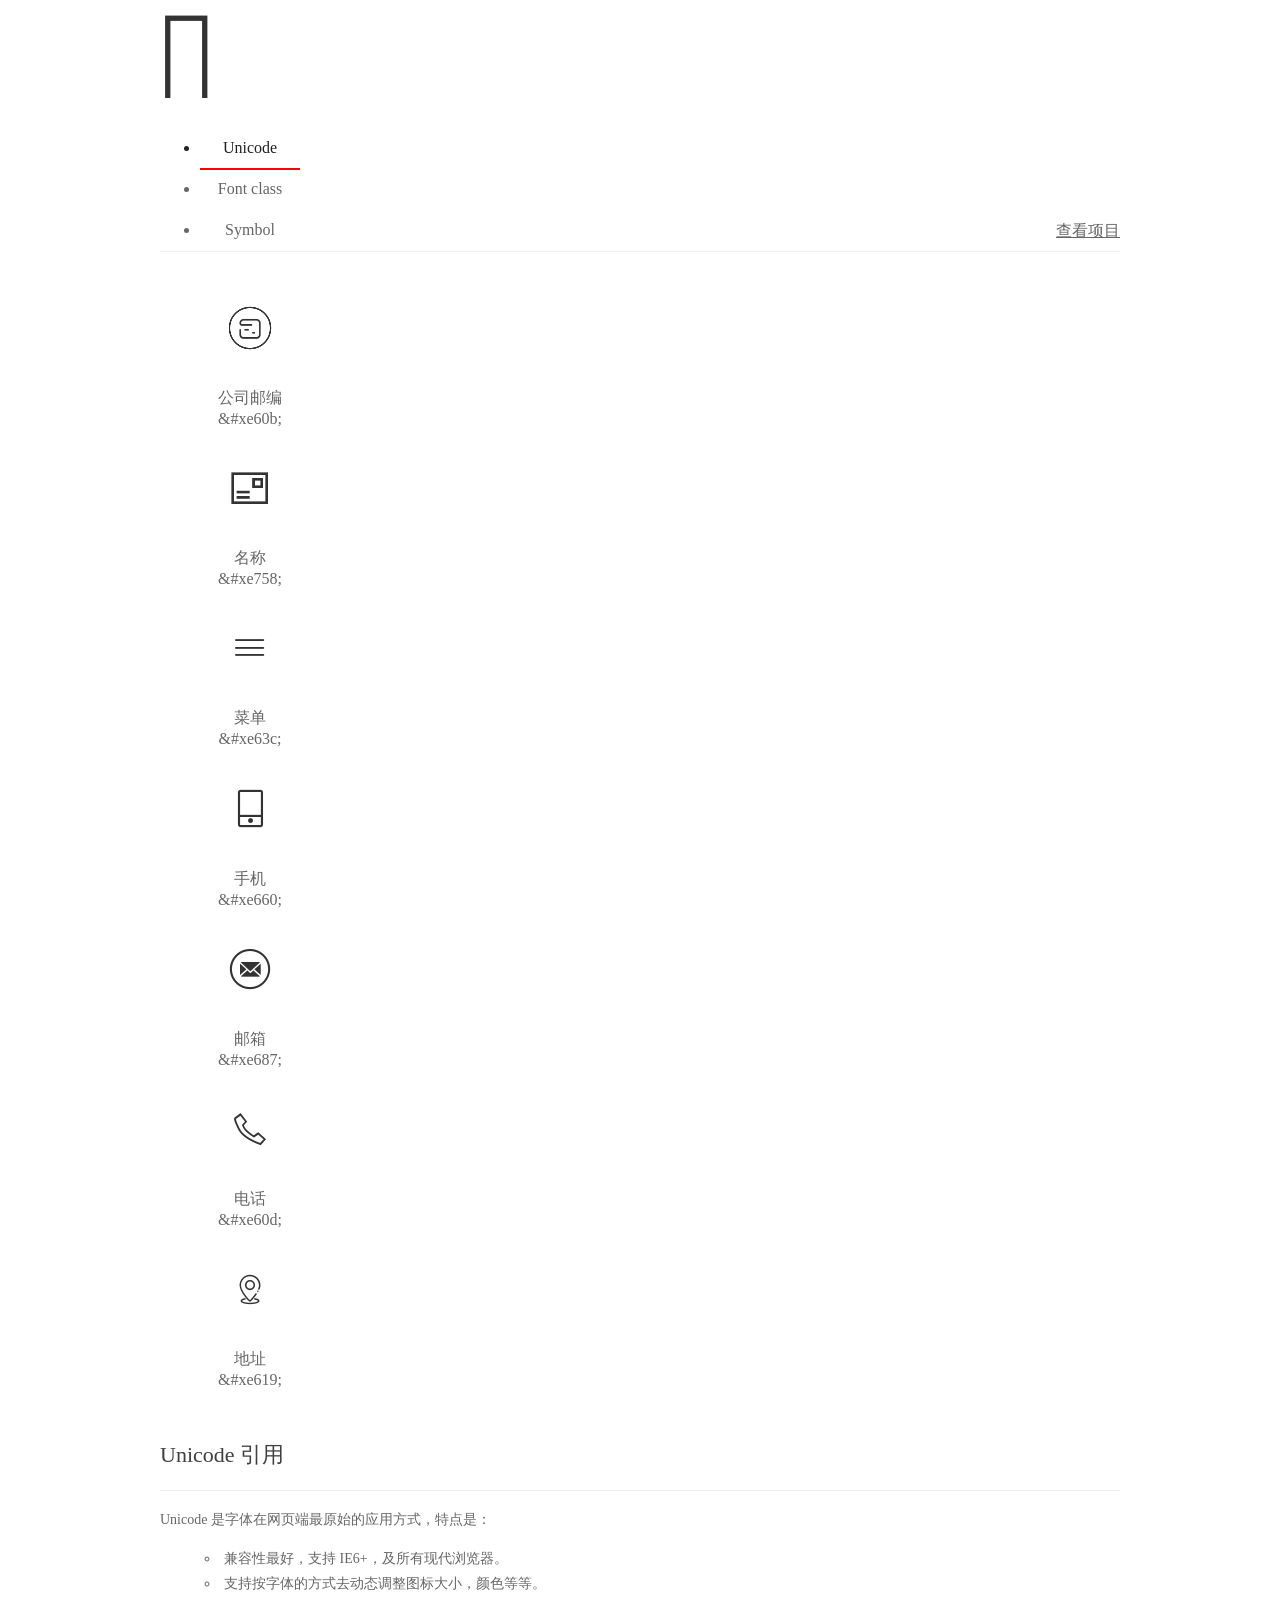
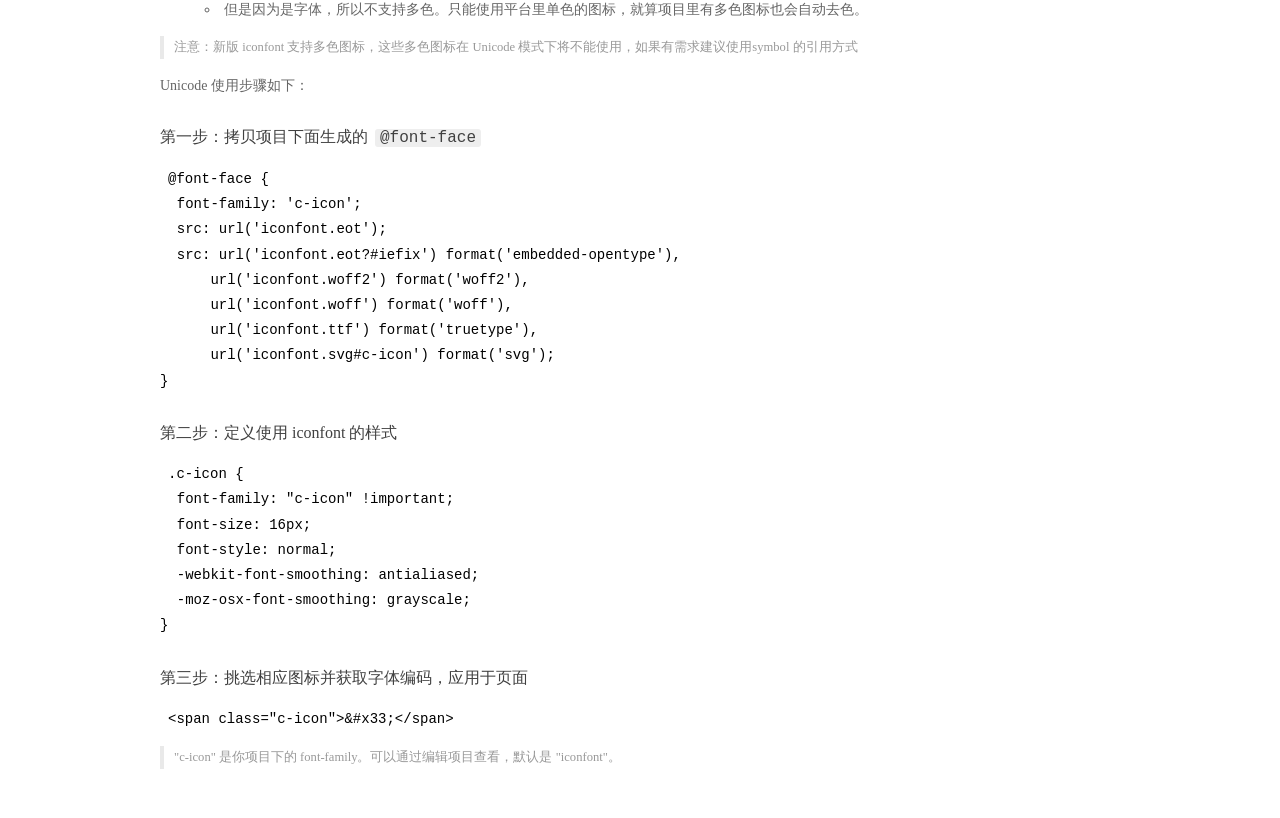
<file: css/demo_index.html>
<!DOCTYPE html>
<html>
<head>
  <meta charset="utf-8"/>
  <title>IconFont Demo</title>
  <link rel="shortcut icon" href="https://img.alicdn.com/tps/i4/TB1_oz6GVXXXXaFXpXXJDFnIXXX-64-64.ico" type="image/x-icon"/>
  <link rel="stylesheet" href="https://g.alicdn.com/thx/cube/1.3.2/cube.min.css">
  <link rel="stylesheet" href="demo.css">
  <link rel="stylesheet" href="iconfont.css">
  <script src="iconfont.js"></script>
  <!-- jQuery -->
  <script src="https://a1.alicdn.com/oss/uploads/2018/12/26/7bfddb60-08e8-11e9-9b04-53e73bb6408b.js"></script>
  <!-- 代码高亮 -->
  <script src="https://a1.alicdn.com/oss/uploads/2018/12/26/a3f714d0-08e6-11e9-8a15-ebf944d7534c.js"></script>
</head>
<body>
  <div class="main">
    <h1 class="logo"><a href="https://www.iconfont.cn/" title="iconfont 首页" target="_blank">&#xe86b;</a></h1>
    <div class="nav-tabs">
      <ul id="tabs" class="dib-box">
        <li class="dib active"><span>Unicode</span></li>
        <li class="dib"><span>Font class</span></li>
        <li class="dib"><span>Symbol</span></li>
      </ul>
      
      <a href="https://www.iconfont.cn/manage/index?manage_type=myprojects&projectId=1855593" target="_blank" class="nav-more">查看项目</a>
      
    </div>
    <div class="tab-container">
      <div class="content unicode" style="display: block;">
          <ul class="icon_lists dib-box">
          
            <li class="dib">
              <span class="icon c-icon">&#xe60b;</span>
                <div class="name">公司邮编</div>
                <div class="code-name">&amp;#xe60b;</div>
              </li>
          
            <li class="dib">
              <span class="icon c-icon">&#xe758;</span>
                <div class="name">名称</div>
                <div class="code-name">&amp;#xe758;</div>
              </li>
          
            <li class="dib">
              <span class="icon c-icon">&#xe63c;</span>
                <div class="name">菜单</div>
                <div class="code-name">&amp;#xe63c;</div>
              </li>
          
            <li class="dib">
              <span class="icon c-icon">&#xe660;</span>
                <div class="name">手机</div>
                <div class="code-name">&amp;#xe660;</div>
              </li>
          
            <li class="dib">
              <span class="icon c-icon">&#xe687;</span>
                <div class="name">邮箱</div>
                <div class="code-name">&amp;#xe687;</div>
              </li>
          
            <li class="dib">
              <span class="icon c-icon">&#xe60d;</span>
                <div class="name">电话</div>
                <div class="code-name">&amp;#xe60d;</div>
              </li>
          
            <li class="dib">
              <span class="icon c-icon">&#xe619;</span>
                <div class="name">地址</div>
                <div class="code-name">&amp;#xe619;</div>
              </li>
          
          </ul>
          <div class="article markdown">
          <h2 id="unicode-">Unicode 引用</h2>
          <hr>

          <p>Unicode 是字体在网页端最原始的应用方式，特点是：</p>
          <ul>
            <li>兼容性最好，支持 IE6+，及所有现代浏览器。</li>
            <li>支持按字体的方式去动态调整图标大小，颜色等等。</li>
            <li>但是因为是字体，所以不支持多色。只能使用平台里单色的图标，就算项目里有多色图标也会自动去色。</li>
          </ul>
          <blockquote>
            <p>注意：新版 iconfont 支持多色图标，这些多色图标在 Unicode 模式下将不能使用，如果有需求建议使用symbol 的引用方式</p>
          </blockquote>
          <p>Unicode 使用步骤如下：</p>
          <h3 id="-font-face">第一步：拷贝项目下面生成的 <code>@font-face</code></h3>
<pre><code class="language-css"
>@font-face {
  font-family: 'c-icon';
  src: url('iconfont.eot');
  src: url('iconfont.eot?#iefix') format('embedded-opentype'),
      url('iconfont.woff2') format('woff2'),
      url('iconfont.woff') format('woff'),
      url('iconfont.ttf') format('truetype'),
      url('iconfont.svg#c-icon') format('svg');
}
</code></pre>
          <h3 id="-iconfont-">第二步：定义使用 iconfont 的样式</h3>
<pre><code class="language-css"
>.c-icon {
  font-family: "c-icon" !important;
  font-size: 16px;
  font-style: normal;
  -webkit-font-smoothing: antialiased;
  -moz-osx-font-smoothing: grayscale;
}
</code></pre>
          <h3 id="-">第三步：挑选相应图标并获取字体编码，应用于页面</h3>
<pre>
<code class="language-html"
>&lt;span class="c-icon"&gt;&amp;#x33;&lt;/span&gt;
</code></pre>
          <blockquote>
            <p>"c-icon" 是你项目下的 font-family。可以通过编辑项目查看，默认是 "iconfont"。</p>
          </blockquote>
          </div>
      </div>
      <div class="content font-class">
        <ul class="icon_lists dib-box">
          
          <li class="dib">
            <span class="icon c-icon cao-youbian"></span>
            <div class="name">
              公司邮编
            </div>
            <div class="code-name">.cao-youbian
            </div>
          </li>
          
          <li class="dib">
            <span class="icon c-icon cao-mingcheng"></span>
            <div class="name">
              名称
            </div>
            <div class="code-name">.cao-mingcheng
            </div>
          </li>
          
          <li class="dib">
            <span class="icon c-icon cao-caidan"></span>
            <div class="name">
              菜单
            </div>
            <div class="code-name">.cao-caidan
            </div>
          </li>
          
          <li class="dib">
            <span class="icon c-icon cao-shouji"></span>
            <div class="name">
              手机
            </div>
            <div class="code-name">.cao-shouji
            </div>
          </li>
          
          <li class="dib">
            <span class="icon c-icon cao-youxiang"></span>
            <div class="name">
              邮箱
            </div>
            <div class="code-name">.cao-youxiang
            </div>
          </li>
          
          <li class="dib">
            <span class="icon c-icon cao-dianhua"></span>
            <div class="name">
              电话
            </div>
            <div class="code-name">.cao-dianhua
            </div>
          </li>
          
          <li class="dib">
            <span class="icon c-icon cao-dizhi"></span>
            <div class="name">
              地址
            </div>
            <div class="code-name">.cao-dizhi
            </div>
          </li>
          
        </ul>
        <div class="article markdown">
        <h2 id="font-class-">font-class 引用</h2>
        <hr>

        <p>font-class 是 Unicode 使用方式的一种变种，主要是解决 Unicode 书写不直观，语意不明确的问题。</p>
        <p>与 Unicode 使用方式相比，具有如下特点：</p>
        <ul>
          <li>兼容性良好，支持 IE8+，及所有现代浏览器。</li>
          <li>相比于 Unicode 语意明确，书写更直观。可以很容易分辨这个 icon 是什么。</li>
          <li>因为使用 class 来定义图标，所以当要替换图标时，只需要修改 class 里面的 Unicode 引用。</li>
          <li>不过因为本质上还是使用的字体，所以多色图标还是不支持的。</li>
        </ul>
        <p>使用步骤如下：</p>
        <h3 id="-fontclass-">第一步：引入项目下面生成的 fontclass 代码：</h3>
<pre><code class="language-html">&lt;link rel="stylesheet" href="./iconfont.css"&gt;
</code></pre>
        <h3 id="-">第二步：挑选相应图标并获取类名，应用于页面：</h3>
<pre><code class="language-html">&lt;span class="c-icon cao-xxx"&gt;&lt;/span&gt;
</code></pre>
        <blockquote>
          <p>"
            c-icon" 是你项目下的 font-family。可以通过编辑项目查看，默认是 "iconfont"。</p>
        </blockquote>
      </div>
      </div>
      <div class="content symbol">
          <ul class="icon_lists dib-box">
          
            <li class="dib">
                <svg class="icon svg-icon" aria-hidden="true">
                  <use xlink:href="#cao-youbian"></use>
                </svg>
                <div class="name">公司邮编</div>
                <div class="code-name">#cao-youbian</div>
            </li>
          
            <li class="dib">
                <svg class="icon svg-icon" aria-hidden="true">
                  <use xlink:href="#cao-mingcheng"></use>
                </svg>
                <div class="name">名称</div>
                <div class="code-name">#cao-mingcheng</div>
            </li>
          
            <li class="dib">
                <svg class="icon svg-icon" aria-hidden="true">
                  <use xlink:href="#cao-caidan"></use>
                </svg>
                <div class="name">菜单</div>
                <div class="code-name">#cao-caidan</div>
            </li>
          
            <li class="dib">
                <svg class="icon svg-icon" aria-hidden="true">
                  <use xlink:href="#cao-shouji"></use>
                </svg>
                <div class="name">手机</div>
                <div class="code-name">#cao-shouji</div>
            </li>
          
            <li class="dib">
                <svg class="icon svg-icon" aria-hidden="true">
                  <use xlink:href="#cao-youxiang"></use>
                </svg>
                <div class="name">邮箱</div>
                <div class="code-name">#cao-youxiang</div>
            </li>
          
            <li class="dib">
                <svg class="icon svg-icon" aria-hidden="true">
                  <use xlink:href="#cao-dianhua"></use>
                </svg>
                <div class="name">电话</div>
                <div class="code-name">#cao-dianhua</div>
            </li>
          
            <li class="dib">
                <svg class="icon svg-icon" aria-hidden="true">
                  <use xlink:href="#cao-dizhi"></use>
                </svg>
                <div class="name">地址</div>
                <div class="code-name">#cao-dizhi</div>
            </li>
          
          </ul>
          <div class="article markdown">
          <h2 id="symbol-">Symbol 引用</h2>
          <hr>

          <p>这是一种全新的使用方式，应该说这才是未来的主流，也是平台目前推荐的用法。相关介绍可以参考这篇<a href="">文章</a>
            这种用法其实是做了一个 SVG 的集合，与另外两种相比具有如下特点：</p>
          <ul>
            <li>支持多色图标了，不再受单色限制。</li>
            <li>通过一些技巧，支持像字体那样，通过 <code>font-size</code>, <code>color</code> 来调整样式。</li>
            <li>兼容性较差，支持 IE9+，及现代浏览器。</li>
            <li>浏览器渲染 SVG 的性能一般，还不如 png。</li>
          </ul>
          <p>使用步骤如下：</p>
          <h3 id="-symbol-">第一步：引入项目下面生成的 symbol 代码：</h3>
<pre><code class="language-html">&lt;script src="./iconfont.js"&gt;&lt;/script&gt;
</code></pre>
          <h3 id="-css-">第二步：加入通用 CSS 代码（引入一次就行）：</h3>
<pre><code class="language-html">&lt;style&gt;
.icon {
  width: 1em;
  height: 1em;
  vertical-align: -0.15em;
  fill: currentColor;
  overflow: hidden;
}
&lt;/style&gt;
</code></pre>
          <h3 id="-">第三步：挑选相应图标并获取类名，应用于页面：</h3>
<pre><code class="language-html">&lt;svg class="icon" aria-hidden="true"&gt;
  &lt;use xlink:href="#icon-xxx"&gt;&lt;/use&gt;
&lt;/svg&gt;
</code></pre>
          </div>
      </div>

    </div>
  </div>
  <script>
  $(document).ready(function () {
      $('.tab-container .content:first').show()

      $('#tabs li').click(function (e) {
        var tabContent = $('.tab-container .content')
        var index = $(this).index()

        if ($(this).hasClass('active')) {
          return
        } else {
          $('#tabs li').removeClass('active')
          $(this).addClass('active')

          tabContent.hide().eq(index).fadeIn()
        }
      })
    })
  </script>
</body>
</html>
</file>
<file: css/demo.css>
/* Logo 字体 */
@font-face {
  font-family: "iconfont logo";
  src: url('https://at.alicdn.com/t/font_985780_km7mi63cihi.eot?t=1545807318834');
  src: url('https://at.alicdn.com/t/font_985780_km7mi63cihi.eot?t=1545807318834#iefix') format('embedded-opentype'),
    url('https://at.alicdn.com/t/font_985780_km7mi63cihi.woff?t=1545807318834') format('woff'),
    url('https://at.alicdn.com/t/font_985780_km7mi63cihi.ttf?t=1545807318834') format('truetype'),
    url('https://at.alicdn.com/t/font_985780_km7mi63cihi.svg?t=1545807318834#iconfont') format('svg');
}

.logo {
  font-family: "iconfont logo";
  font-size: 160px;
  font-style: normal;
  -webkit-font-smoothing: antialiased;
  -moz-osx-font-smoothing: grayscale;
}

/* tabs */
.nav-tabs {
  position: relative;
}

.nav-tabs .nav-more {
  position: absolute;
  right: 0;
  bottom: 0;
  height: 42px;
  line-height: 42px;
  color: #666;
}

#tabs {
  border-bottom: 1px solid #eee;
}

#tabs li {
  cursor: pointer;
  width: 100px;
  height: 40px;
  line-height: 40px;
  text-align: center;
  font-size: 16px;
  border-bottom: 2px solid transparent;
  position: relative;
  z-index: 1;
  margin-bottom: -1px;
  color: #666;
}


#tabs .active {
  border-bottom-color: #f00;
  color: #222;
}

.tab-container .content {
  display: none;
}

/* 页面布局 */
.main {
  padding: 30px 100px;
  width: 960px;
  margin: 0 auto;
}

.main .logo {
  color: #333;
  text-align: left;
  margin-bottom: 30px;
  line-height: 1;
  height: 110px;
  margin-top: -50px;
  overflow: hidden;
  *zoom: 1;
}

.main .logo a {
  font-size: 160px;
  color: #333;
}

.helps {
  margin-top: 40px;
}

.helps pre {
  padding: 20px;
  margin: 10px 0;
  border: solid 1px #e7e1cd;
  background-color: #fffdef;
  overflow: auto;
}

.icon_lists {
  width: 100% !important;
  overflow: hidden;
  *zoom: 1;
}

.icon_lists li {
  width: 100px;
  margin-bottom: 10px;
  margin-right: 20px;
  text-align: center;
  list-style: none !important;
  cursor: default;
}

.icon_lists li .code-name {
  line-height: 1.2;
}

.icon_lists .icon {
  display: block;
  height: 100px;
  line-height: 100px;
  font-size: 42px;
  margin: 10px auto;
  color: #333;
  -webkit-transition: font-size 0.25s linear, width 0.25s linear;
  -moz-transition: font-size 0.25s linear, width 0.25s linear;
  transition: font-size 0.25s linear, width 0.25s linear;
}

.icon_lists .icon:hover {
  font-size: 100px;
}

.icon_lists .svg-icon {
  /* 通过设置 font-size 来改变图标大小 */
  width: 1em;
  /* 图标和文字相邻时，垂直对齐 */
  vertical-align: -0.15em;
  /* 通过设置 color 来改变 SVG 的颜色/fill */
  fill: currentColor;
  /* path 和 stroke 溢出 viewBox 部分在 IE 下会显示
      normalize.css 中也包含这行 */
  overflow: hidden;
}

.icon_lists li .name,
.icon_lists li .code-name {
  color: #666;
}

/* markdown 样式 */
.markdown {
  color: #666;
  font-size: 14px;
  line-height: 1.8;
}

.highlight {
  line-height: 1.5;
}

.markdown img {
  vertical-align: middle;
  max-width: 100%;
}

.markdown h1 {
  color: #404040;
  font-weight: 500;
  line-height: 40px;
  margin-bottom: 24px;
}

.markdown h2,
.markdown h3,
.markdown h4,
.markdown h5,
.markdown h6 {
  color: #404040;
  margin: 1.6em 0 0.6em 0;
  font-weight: 500;
  clear: both;
}

.markdown h1 {
  font-size: 28px;
}

.markdown h2 {
  font-size: 22px;
}

.markdown h3 {
  font-size: 16px;
}

.markdown h4 {
  font-size: 14px;
}

.markdown h5 {
  font-size: 12px;
}

.markdown h6 {
  font-size: 12px;
}

.markdown hr {
  height: 1px;
  border: 0;
  background: #e9e9e9;
  margin: 16px 0;
  clear: both;
}

.markdown p {
  margin: 1em 0;
}

.markdown>p,
.markdown>blockquote,
.markdown>.highlight,
.markdown>ol,
.markdown>ul {
  width: 80%;
}

.markdown ul>li {
  list-style: circle;
}

.markdown>ul li,
.markdown blockquote ul>li {
  margin-left: 20px;
  padding-left: 4px;
}

.markdown>ul li p,
.markdown>ol li p {
  margin: 0.6em 0;
}

.markdown ol>li {
  list-style: decimal;
}

.markdown>ol li,
.markdown blockquote ol>li {
  margin-left: 20px;
  padding-left: 4px;
}

.markdown code {
  margin: 0 3px;
  padding: 0 5px;
  background: #eee;
  border-radius: 3px;
}

.markdown strong,
.markdown b {
  font-weight: 600;
}

.markdown>table {
  border-collapse: collapse;
  border-spacing: 0px;
  empty-cells: show;
  border: 1px solid #e9e9e9;
  width: 95%;
  margin-bottom: 24px;
}

.markdown>table th {
  white-space: nowrap;
  color: #333;
  font-weight: 600;
}

.markdown>table th,
.markdown>table td {
  border: 1px solid #e9e9e9;
  padding: 8px 16px;
  text-align: left;
}

.markdown>table th {
  background: #F7F7F7;
}

.markdown blockquote {
  font-size: 90%;
  color: #999;
  border-left: 4px solid #e9e9e9;
  padding-left: 0.8em;
  margin: 1em 0;
}

.markdown blockquote p {
  margin: 0;
}

.markdown .anchor {
  opacity: 0;
  transition: opacity 0.3s ease;
  margin-left: 8px;
}

.markdown .waiting {
  color: #ccc;
}

.markdown h1:hover .anchor,
.markdown h2:hover .anchor,
.markdown h3:hover .anchor,
.markdown h4:hover .anchor,
.markdown h5:hover .anchor,
.markdown h6:hover .anchor {
  opacity: 1;
  display: inline-block;
}

.markdown>br,
.markdown>p>br {
  clear: both;
}


.hljs {
  display: block;
  background: white;
  padding: 0.5em;
  color: #333333;
  overflow-x: auto;
}

.hljs-comment,
.hljs-meta {
  color: #969896;
}

.hljs-string,
.hljs-variable,
.hljs-template-variable,
.hljs-strong,
.hljs-emphasis,
.hljs-quote {
  color: #df5000;
}

.hljs-keyword,
.hljs-selector-tag,
.hljs-type {
  color: #a71d5d;
}

.hljs-literal,
.hljs-symbol,
.hljs-bullet,
.hljs-attribute {
  color: #0086b3;
}

.hljs-section,
.hljs-name {
  color: #63a35c;
}

.hljs-tag {
  color: #333333;
}

.hljs-title,
.hljs-attr,
.hljs-selector-id,
.hljs-selector-class,
.hljs-selector-attr,
.hljs-selector-pseudo {
  color: #795da3;
}

.hljs-addition {
  color: #55a532;
  background-color: #eaffea;
}

.hljs-deletion {
  color: #bd2c00;
  background-color: #ffecec;
}

.hljs-link {
  text-decoration: underline;
}

/* 代码高亮 */
/* PrismJS 1.15.0
https://prismjs.com/download.html#themes=prism&languages=markup+css+clike+javascript */
/**
 * prism.js default theme for JavaScript, CSS and HTML
 * Based on dabblet (http://dabblet.com)
 * @author Lea Verou
 */
code[class*="language-"],
pre[class*="language-"] {
  color: black;
  background: none;
  text-shadow: 0 1px white;
  font-family: Consolas, Monaco, 'Andale Mono', 'Ubuntu Mono', monospace;
  text-align: left;
  white-space: pre;
  word-spacing: normal;
  word-break: normal;
  word-wrap: normal;
  line-height: 1.5;

  -moz-tab-size: 4;
  -o-tab-size: 4;
  tab-size: 4;

  -webkit-hyphens: none;
  -moz-hyphens: none;
  -ms-hyphens: none;
  hyphens: none;
}

pre[class*="language-"]::-moz-selection,
pre[class*="language-"] ::-moz-selection,
code[class*="language-"]::-moz-selection,
code[class*="language-"] ::-moz-selection {
  text-shadow: none;
  background: #b3d4fc;
}

pre[class*="language-"]::selection,
pre[class*="language-"] ::selection,
code[class*="language-"]::selection,
code[class*="language-"] ::selection {
  text-shadow: none;
  background: #b3d4fc;
}

@media print {

  code[class*="language-"],
  pre[class*="language-"] {
    text-shadow: none;
  }
}

/* Code blocks */
pre[class*="language-"] {
  padding: 1em;
  margin: .5em 0;
  overflow: auto;
}

:not(pre)>code[class*="language-"],
pre[class*="language-"] {
  background: #f5f2f0;
}

/* Inline code */
:not(pre)>code[class*="language-"] {
  padding: .1em;
  border-radius: .3em;
  white-space: normal;
}

.token.comment,
.token.prolog,
.token.doctype,
.token.cdata {
  color: slategray;
}

.token.punctuation {
  color: #999;
}

.namespace {
  opacity: .7;
}

.token.property,
.token.tag,
.token.boolean,
.token.number,
.token.constant,
.token.symbol,
.token.deleted {
  color: #905;
}

.token.selector,
.token.attr-name,
.token.string,
.token.char,
.token.builtin,
.token.inserted {
  color: #690;
}

.token.operator,
.token.entity,
.token.url,
.language-css .token.string,
.style .token.string {
  color: #9a6e3a;
  background: hsla(0, 0%, 100%, .5);
}

.token.atrule,
.token.attr-value,
.token.keyword {
  color: #07a;
}

.token.function,
.token.class-name {
  color: #DD4A68;
}

.token.regex,
.token.important,
.token.variable {
  color: #e90;
}

.token.important,
.token.bold {
  font-weight: bold;
}

.token.italic {
  font-style: italic;
}

.token.entity {
  cursor: help;
}
</file>
<file: css/iconfont.css>
@font-face {font-family: "c-icon";
  src: url('iconfont.eot?t=1591069587773'); /* IE9 */
  src: url('iconfont.eot?t=1591069587773#iefix') format('embedded-opentype'), /* IE6-IE8 */
  url('[data-uri]') format('woff2'),
  url('iconfont.woff?t=1591069587773') format('woff'),
  url('iconfont.ttf?t=1591069587773') format('truetype'), /* chrome, firefox, opera, Safari, Android, iOS 4.2+ */
  url('iconfont.svg?t=1591069587773#c-icon') format('svg'); /* iOS 4.1- */
}

.c-icon {
  font-family: "c-icon" !important;
  font-size: 16px;
  font-style: normal;
  -webkit-font-smoothing: antialiased;
  -moz-osx-font-smoothing: grayscale;
}

.cao-youbian:before {
  content: "\e60b";
}

.cao-mingcheng:before {
  content: "\e758";
}

.cao-caidan:before {
  content: "\e63c";
}

.cao-shouji:before {
  content: "\e660";
}

.cao-youxiang:before {
  content: "\e687";
}

.cao-dianhua:before {
  content: "\e60d";
}

.cao-dizhi:before {
  content: "\e619";
}
</file>
